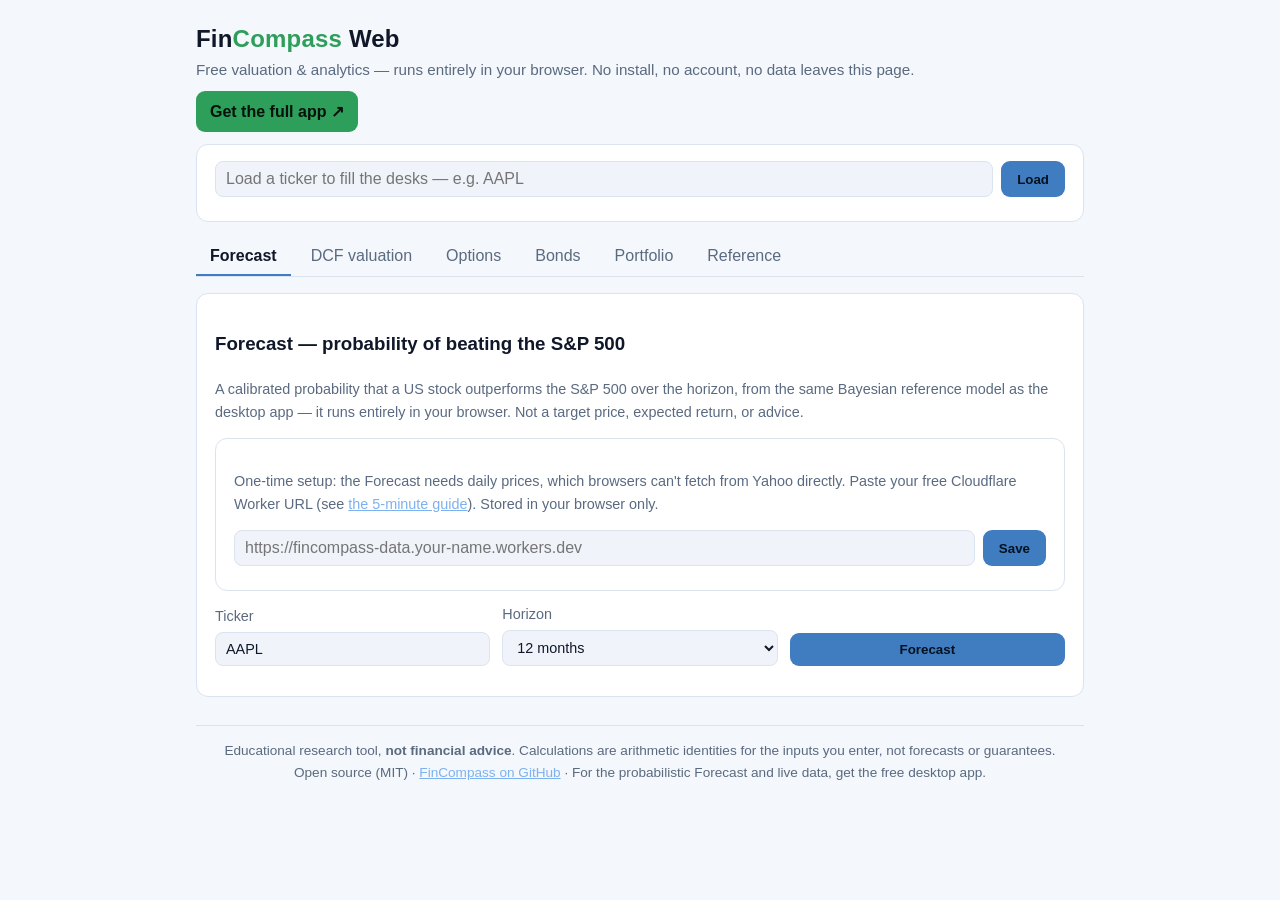
<file: web/index.html>
<!doctype html>
<html lang="en">
<head>
<meta charset="utf-8">
<meta name="viewport" content="width=device-width, initial-scale=1">
<title>FinCompass Web — free valuation & analytics in your browser</title>
<meta name="description" content="Free, no-install stock analytics: three-stage DCF with reverse DCF, Black-Scholes options with Greeks and a payoff diagram, bond analytics, portfolio risk, and a searchable finance glossary. Runs entirely in your browser.">
<meta name="color-scheme" content="dark light">
<style>
  :root { --bg:#0f1729; --panel:#182338; --ink:#e6edf6; --muted:#9fb0c5; --line:#26324a; --blue:#3f7cc0; --green:#2e9e5b; --warn:#d98634; --good:#2e9e5b; }
  * { box-sizing:border-box; }
  body { margin:0; background:var(--bg); color:var(--ink); font:16px/1.6 "Segoe UI",Helvetica,Arial,sans-serif; }
  a { color:#7db1f0; }
  .wrap { max-width:920px; margin:0 auto; padding:20px 16px 64px; }
  header { display:flex; align-items:baseline; justify-content:space-between; flex-wrap:wrap; gap:8px; }
  .logo { font-weight:800; font-size:1.5em; letter-spacing:.2px; }
  .logo span { color:var(--green); }
  .sub { color:var(--muted); font-size:.95em; }
  .tabs { display:flex; flex-wrap:wrap; gap:6px; margin:16px 0; border-bottom:1px solid var(--line); }
  .tabs button { background:none; border:none; color:var(--muted); padding:9px 14px; cursor:pointer; font-size:1em; border-bottom:2px solid transparent; }
  .tabs button.active { color:var(--ink); border-bottom-color:var(--blue); font-weight:600; }
  .panel { display:none; } .panel.active { display:block; }
  .card { background:var(--panel); border:1px solid var(--line); border-radius:12px; padding:16px 18px; margin:12px 0; }
  form.grid { display:grid; grid-template-columns:repeat(auto-fit,minmax(150px,1fr)); gap:12px; align-items:end; }
  label { display:flex; flex-direction:column; gap:4px; font-size:.9em; color:var(--muted); }
  input, select { background:#0b1220; border:1px solid var(--line); border-radius:8px; color:var(--ink); padding:8px 10px; font-size:1em; }
  .btn { background:var(--blue); color:#04121f; border:none; border-radius:9px; padding:9px 16px; font-weight:700; cursor:pointer; }
  .btn:hover { filter:brightness(1.08); }
  .out { margin-top:14px; }
  .plain { font-size:1.08em; margin:.3rem 0 .6rem; }
  .meta { color:var(--muted); font-size:.9em; }
  .kpis { display:grid; grid-template-columns:repeat(auto-fit,minmax(130px,1fr)); gap:10px; margin:10px 0; }
  .kpi { background:#0b1220; border:1px solid var(--line); border-radius:9px; padding:8px 10px; }
  .kpi .k { color:var(--muted); font-size:.8em; } .kpi .v { font-size:1.15em; font-weight:600; }
  .kpi .k[title] { cursor:help; border-bottom:1px dotted var(--muted); display:inline-block; }
  .verdict { padding:8px 12px; border-radius:9px; font-weight:600; margin:8px 0; display:inline-block; }
  .verdict.good { background:rgba(46,158,91,.16); color:#7fe0a6; } .verdict.warn { background:rgba(217,134,52,.16); color:#f0b36b; } .verdict.neutral { background:rgba(63,124,192,.16); color:#9cc4ee; }
  svg.chart { width:100%; max-width:460px; height:auto; }
  table.mini { width:100%; border-collapse:collapse; font-size:.92em; margin:6px 0; }
  table.mini th, table.mini td { text-align:right; padding:4px 8px; border-bottom:1px solid var(--line); }
  table.mini th:first-child, table.mini td:first-child { text-align:left; }
  .bars .row { display:flex; align-items:center; gap:8px; margin:4px 0; }
  .bars .bar { flex:1; height:12px; background:#0b1220; border-radius:6px; overflow:hidden; }
  .bars .fill { height:100%; background:var(--blue); }
  .disclaimer { color:var(--muted); font-size:.82em; margin-top:12px; border-top:1px solid var(--line); padding-top:10px; }
  .glossary-controls { display:flex; gap:8px; flex-wrap:wrap; margin-bottom:8px; }
  .glossary-controls input, .glossary-controls select { flex:1 1 200px; }
  details.g { border:1px solid var(--line); border-radius:9px; padding:8px 12px; margin:6px 0; background:var(--panel); }
  details.g summary { cursor:pointer; }
  .pill { font-size:.72em; border:1px solid var(--line); border-radius:999px; padding:1px 8px; margin-left:6px; color:var(--muted); }
  dl.gf dt { font-weight:600; font-size:.85em; margin-top:.35rem; color:var(--muted); }
  dl.gf dd { margin:.1rem 0 0; }
  footer { margin-top:28px; color:var(--muted); font-size:.85em; text-align:center; border-top:1px solid var(--line); padding-top:14px; }
  .cta { display:inline-block; background:var(--green); color:#04120a; font-weight:700; padding:8px 14px; border-radius:9px; text-decoration:none; }
  @media (prefers-color-scheme:light) { :root { --bg:#f4f7fb; --panel:#fff; --ink:#0f1729; --muted:#5a6a80; --line:#dbe3ef; } input,select,.kpi,details.g,.bars .bar { background:#f0f4fa; } }
</style>
</head>
<body>
<div class="wrap">
  <header>
    <div>
      <div class="logo">Fin<span>Compass</span> Web</div>
      <div class="sub">Free valuation &amp; analytics — runs entirely in your browser. No install, no account, no data leaves this page.</div>
    </div>
    <a class="cta" href="https://github.com/rajeevyadav/fincompass#readme">Get the full app ↗</a>
  </header>

  <div class="card" id="ticker-bar">
    <div class="glossary-controls">
      <input id="load-ticker" type="text" placeholder="Load a ticker to fill the desks — e.g. AAPL" autocomplete="off" style="flex:2 1 260px">
      <button type="button" class="btn" id="load-ticker-btn">Load</button>
    </div>
    <div id="load-note" class="meta"></div>
  </div>

  <nav class="tabs" id="tabs">
    <button data-tab="forecast" class="active">Forecast</button>
    <button data-tab="dcf">DCF valuation</button>
    <button data-tab="options">Options</button>
    <button data-tab="bonds">Bonds</button>
    <button data-tab="portfolio">Portfolio</button>
    <button data-tab="reference">Reference</button>
  </nav>

  <section id="tab-forecast" class="panel active">
    <div class="card">
      <h3>Forecast — probability of beating the S&amp;P 500</h3>
      <p class="meta">A calibrated probability that a US stock outperforms the S&amp;P 500 over the horizon, from the same Bayesian reference model as the desktop app — it runs entirely in your browser. Not a target price, expected return, or advice.</p>
      <div id="proxy-setup" class="card" style="display:none">
        <p class="meta">One-time setup: the Forecast needs daily prices, which browsers can't fetch from Yahoo directly. Paste your free Cloudflare Worker URL (see <a href="https://github.com/rajeevyadav/fincompass/blob/main/cloudflare/SETUP.md">the 5-minute guide</a>). Stored in your browser only.</p>
        <div class="glossary-controls">
          <input id="proxy-url" type="text" placeholder="https://fincompass-data.your-name.workers.dev">
          <button type="button" class="btn" id="save-proxy">Save</button>
        </div>
      </div>
      <form class="grid" id="f-fc">
        <label>Ticker <input name="ticker" type="text" value="AAPL" autocomplete="off"></label>
        <label>Horizon <select name="horizon"><option value="12">12 months</option><option value="6">6 months</option><option value="24">24 months</option><option value="36">36 months</option></select></label>
        <button class="btn" type="submit">Forecast</button>
      </form>
      <div class="out" id="o-fc"></div>
    </div>
  </section>

  <section id="tab-dcf" class="panel">
    <div class="card">
      <h3>Three-stage DCF (with reverse DCF)</h3>
      <p class="meta">Values a company from its free cash flow: five high-growth years, a five-year glide to a stable rate, then a perpetual terminal. Enter the figures you have; every number is yours and stays in your browser.</p>
      <form class="grid" id="f-dcf">
        <label>Base free cash flow <input name="fcf" type="number" step="any" value="100"></label>
        <label>High growth (yr 1-5) <input name="ghigh" type="number" step="any" value="0.12"></label>
        <label>Stable growth <input name="gstable" type="number" step="any" value="0.03"></label>
        <label>Discount rate (WACC) <input name="wacc" type="number" step="any" value="0.09"></label>
        <label>Terminal growth <input name="tg" type="number" step="any" value="0.025"></label>
        <label>Net debt <input name="netdebt" type="number" step="any" value="-50"></label>
        <label>Diluted shares <input name="shares" type="number" step="any" value="15"></label>
        <label>Current price (optional) <input name="price" type="number" step="any" placeholder="for reverse DCF"></label>
        <button class="btn" type="submit">Value it</button>
      </form>
      <div class="out" id="o-dcf"></div>
    </div>
  </section>

  <section id="tab-options" class="panel">
    <div class="card">
      <h3>Option pricing (Black-Scholes) + Greeks</h3>
      <p class="meta">European call/put value, the Greeks, and a profit/loss-at-expiry diagram. The premium shown is the model value from your inputs.</p>
      <form class="grid" id="f-opt">
        <label>Type <select name="type"><option value="call">Call</option><option value="put">Put</option></select></label>
        <label>Spot <input name="spot" type="number" step="any" value="100"></label>
        <label>Strike <input name="strike" type="number" step="any" value="100"></label>
        <label>Risk-free rate <input name="rate" type="number" step="any" value="0.05"></label>
        <label>Volatility <input name="vol" type="number" step="any" value="0.2"></label>
        <label>Years to expiry <input name="expiry" type="number" step="any" value="1"></label>
        <label>Dividend yield <input name="div" type="number" step="any" value="0"></label>
        <button class="btn" type="submit">Price it</button>
      </form>
      <div class="out" id="o-opt"></div>
    </div>
  </section>

  <section id="tab-bonds" class="panel">
    <div class="card">
      <h3>Bond analytics</h3>
      <p class="meta">Price, yield, and interest-rate sensitivity. A Treasury yield is a risk-free reference — a corporate bond needs a credit spread on top, so enter the actual required yield.</p>
      <form class="grid" id="f-bond">
        <label>Face value <input name="face" type="number" step="any" value="1000"></label>
        <label>Coupon rate <input name="coupon" type="number" step="any" value="0.05"></label>
        <label>Yield (YTM) <input name="ytm" type="number" step="any" value="0.05"></label>
        <label>Years to maturity <input name="years" type="number" step="any" value="10"></label>
        <label>Coupons / year <input name="freq" type="number" step="1" value="2"></label>
        <button class="btn" type="submit">Compute</button>
      </form>
      <div class="out" id="o-bond"></div>
    </div>
  </section>

  <section id="tab-portfolio" class="panel">
    <div class="card">
      <h3>Two-asset portfolio risk</h3>
      <p class="meta">How much a two-holding mix swings, and where the risk comes from. Volatility is how much the value bounces around — not how much it will gain or lose.</p>
      <form class="grid" id="f-pf">
        <label>Weight A <input name="wa" type="number" step="any" value="0.5"></label>
        <label>Weight B <input name="wb" type="number" step="any" value="0.5"></label>
        <label>Volatility A <input name="va" type="number" step="any" value="0.2"></label>
        <label>Volatility B <input name="vb" type="number" step="any" value="0.3"></label>
        <label>Correlation <input name="corr" type="number" step="any" value="0"></label>
        <button class="btn" type="submit">Compute</button>
      </form>
      <div class="out" id="o-pf"></div>
    </div>
  </section>

  <section id="tab-reference" class="panel">
    <div class="card">
      <h3>Glossary &amp; Reference</h3>
      <div class="glossary-controls">
        <input id="g-search" type="text" placeholder="Search — e.g. Sharpe, WACC, calibration, duration">
        <select id="g-cat"><option value="">All categories</option></select>
      </div>
      <div id="o-glossary">Loading glossary…</div>
    </div>
  </section>

  <footer>
    Educational research tool, <strong>not financial advice</strong>. Calculations are arithmetic identities for the inputs you enter, not forecasts or guarantees.
    <br>Open source (MIT) · <a href="https://github.com/rajeevyadav/fincompass">FinCompass on GitHub</a> · For the probabilistic Forecast and live data, get the free desktop app.
  </footer>
</div>
<script src="engine.js"></script>
<script src="forecast.js"></script>
<script src="data.js"></script>
<script src="app.js"></script>
</body>
</html>
</file>
